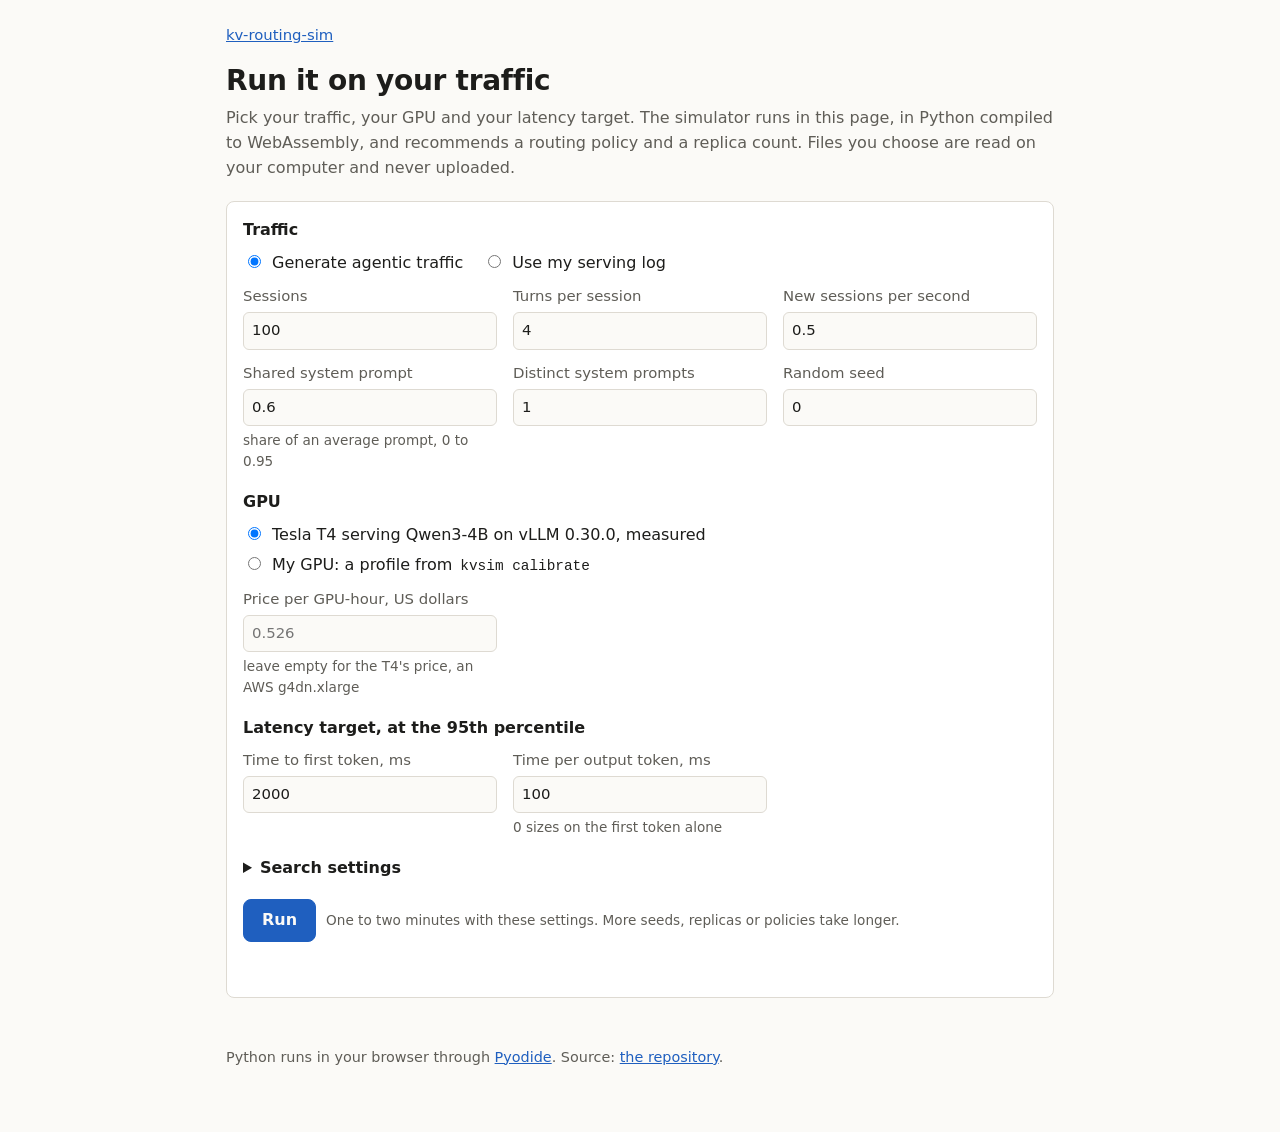
<file: site/run.html>
<!doctype html>
<html lang="en">
<head>
<meta charset="utf-8">
<meta name="viewport" content="width=device-width, initial-scale=1">
<title>Run kv-routing-sim</title>
<meta name="description" content="Size an LLM serving fleet in your browser: replay generated traffic or your own serving log through KV-cache routing policies. Nothing is uploaded.">
<link rel="stylesheet" href="style.css">
<link rel="icon" href="data:image/svg+xml,%3Csvg xmlns=%22http://www.w3.org/2000/svg%22 viewBox=%220 0 16 16%22%3E%3Crect width=%2216%22 height=%2216%22 rx=%223%22 fill=%22%231f5fbf%22/%3E%3Cpath d=%22M4 4h3v8H4zM9 6h3v6H9z%22 fill=%22white%22/%3E%3C/svg%3E">
</head>
<body>
<main>
  <p class="crumb"><a href="./">kv-routing-sim</a></p>
  <h1>Run it on your traffic</h1>
  <p class="sub">Pick your traffic, your GPU and your latency target. The simulator runs in this page,
    in Python compiled to WebAssembly, and recommends a routing policy and a replica count. Files you
    choose are read on your computer and never uploaded.</p>

  <form id="form" class="controls" novalidate>
    <fieldset>
      <legend>Traffic</legend>
      <div class="choice">
        <label><input type="radio" name="traffic" value="generate" checked> Generate agentic traffic</label>
        <label><input type="radio" name="traffic" value="file"> Use my serving log</label>
      </div>
      <div id="generate-fields" class="fields">
        <label>Sessions <input type="number" id="sessions" value="100" min="1" step="1"></label>
        <label>Turns per session <input type="number" id="turns" value="4" min="1" step="1"></label>
        <label>New sessions per second <input type="number" id="rate" value="0.5" min="0.01" step="0.05"></label>
        <label>Shared system prompt <input type="number" id="sharing" value="0.6" min="0" max="0.95" step="0.05">
          <span class="hint">share of an average prompt, 0 to 0.95</span></label>
        <label>Distinct system prompts <input type="number" id="system-prompts" value="1" min="1" max="100" step="1"></label>
        <label>Random seed <input type="number" id="seed" value="0" min="0" step="1"></label>
      </div>
      <div id="file-fields" class="fields" hidden>
        <label>Log file <input type="file" id="trace-file" accept=".jsonl,.json,.gz"></label>
        <label>Format
          <select id="trace-format">
            <option value="vllm-jsonl">vLLM JSONL, token ids</option>
            <option value="openai-log">OpenAI-style log</option>
            <option value="mooncake">Mooncake trace</option>
            <option value="bailian">Qwen-Bailian trace</option>
            <option value="agentx">AgentX trace</option>
          </select>
        </label>
      </div>
      <p id="file-hint" class="hint" hidden>Prompts become block hashes as the file is read; their text
        is never kept. Large logs take longer: the page shows progress and you can cancel. A vLLM
        JSONL log has one request per line, with <code>timestamp</code> in seconds,
        <code>prompt_token_ids</code> and <code>num_generated_tokens</code>, and best also
        <code>session_id</code>. A line without an answer length is skipped, and the result says how
        many were.</p>
    </fieldset>

    <fieldset>
      <legend>GPU</legend>
      <div class="choice">
        <label><input type="radio" name="profile" value="shipped" checked> Tesla T4 serving Qwen3-4B on vLLM 0.30.0, measured</label>
        <label><input type="radio" name="profile" value="file"> My GPU: a profile from <code>kvsim calibrate</code></label>
      </div>
      <div class="fields">
        <label id="profile-field" hidden>Profile file <input type="file" id="profile-file" accept=".json"></label>
        <label>Price per GPU-hour, US dollars <input type="number" id="price" min="0" step="0.01" placeholder="0.526">
          <span class="hint">leave empty for the T4's price, an AWS g4dn.xlarge</span></label>
      </div>
    </fieldset>

    <fieldset>
      <legend>Latency target, at the 95th percentile</legend>
      <div class="fields">
        <label>Time to first token, ms <input type="number" id="ttft" value="2000" min="1" step="50"></label>
        <label>Time per output token, ms <input type="number" id="tpot" value="100" min="0" step="10">
          <span class="hint">0 sizes on the first token alone</span></label>
      </div>
    </fieldset>

    <details>
      <summary>Search settings</summary>
      <div class="fields">
        <label>Replica counts <input type="text" id="replicas" value="1-8" placeholder="1-8 or 1,2,4,8"></label>
        <label>Seeds per configuration <input type="number" id="seeds" value="3" min="1" max="10" step="1">
          <span class="hint">fewer runs faster, with less averaging</span></label>
      </div>
      <fieldset>
        <legend>Routing policies</legend>
        <div id="policies" class="policy-list"></div>
        <p class="hint">The explorer's balanced prefix-affinity uses a load weight of 16, the weight the
          registered tests chose. This page and <code>kvsim replay</code> run the package's default
          weight, 1. They have no option to change it.</p>
      </fieldset>
      <label class="check"><input type="checkbox" id="edge" checked> Check the margin to saturation
        (one extra run per seed)</label>
      <label class="check"><input type="checkbox" id="spread" checked> Show how firm the replica count
        is</label>
      <p class="hint">A profile from <code>kvsim calibrate</code> keeps its calibration repeats. The
        measured T4 has none, so the page gives the spread of three T4 calibrations instead.</p>
    </details>

    <div class="actions">
      <button type="submit" id="run" class="primary">Run</button>
      <button type="button" id="cancel" hidden>Cancel</button>
      <span class="hint" id="run-hint">One to two minutes with these settings. More seeds, replicas
        or policies take longer.</span>
    </div>
    <div id="status" class="status" aria-live="polite"></div>
    <progress id="progress" max="1" value="0" hidden></progress>
    <div id="error" class="error" role="alert" hidden></div>
  </form>

  <section id="results" hidden>
    <h2>Recommendation</h2>
    <div id="answer" class="answer" aria-live="polite"></div>
    <div id="notes"></div>
    <h2>Replicas each policy needs</h2>
    <div class="scroll"><table id="summary"></table></div>
    <p id="target" class="muted"></p>
    <div id="spread-section"></div>
    <details>
      <summary>Every configuration</summary>
      <div class="scroll"><table id="table"></table></div>
    </details>
    <h2>Reproduce it from the command line</h2>
    <pre><code id="command"></code></pre>
    <div class="actions">
      <button type="button" id="copy-command">Copy the commands</button>
      <button type="button" id="download-json">Download the report as JSON</button>
      <button type="button" id="download-md">Download the report as Markdown</button>
    </div>
  </section>

  <footer>Python runs in your browser through <a href="https://pyodide.org/">Pyodide</a>. Source:
    <a href="https://github.com/gitgod-debug/kv-routing-sim">the repository</a>.</footer>
</main>
<script src="run.js"></script>
</body>
</html>
</file>
<file: site/style.css>
:root {
  --bg: #fbfaf7; --fg: #1d1d1b; --muted: #5f5d57; --line: #dedad2; --card: #ffffff;
  --accent: #1f5fbf; --good: #1d7a3e; --bad: #b3261e; --warn-bg: #fff6e0; --warn-fg: #6b4a00;
  --chip: #eef2f9;
}
@media (prefers-color-scheme: dark) {
  :root {
    --bg: #151514; --fg: #ecebe6; --muted: #a8a59c; --line: #34332f; --card: #1d1d1b;
    --accent: #7fb0ff; --good: #6fd08f; --bad: #ff8a80; --warn-bg: #2d2610; --warn-fg: #f3d68a;
    --chip: #22293a;
  }
}
* { box-sizing: border-box; }
[hidden] { display: none !important; }
body { margin: 0; background: var(--bg); color: var(--fg);
       font: 16px/1.55 system-ui, -apple-system, "Segoe UI", Roboto, sans-serif; }
main { max-width: 860px; margin: 0 auto; padding: 24px 16px 64px; }
h1 { font-size: 1.75rem; margin: 0 0 4px; letter-spacing: -0.01em; }
h2 { font-size: 1.2rem; margin: 40px 0 8px; }
p { margin: 8px 0; }
.sub { color: var(--muted); margin: 0 0 20px; }
.finding { background: var(--card); border: 1px solid var(--line); border-left: 4px solid var(--accent);
           border-radius: 8px; padding: 14px 16px; font-size: 1.1rem; }
.note { background: var(--warn-bg); color: var(--warn-fg); border-radius: 8px; padding: 10px 14px;
        font-size: 0.93rem; }
.scroll { overflow-x: auto; }
table { border-collapse: collapse; width: 100%; font-size: 0.93rem; margin: 8px 0; }
th, td { text-align: left; padding: 6px 8px; border-bottom: 1px solid var(--line); vertical-align: top; }
th { color: var(--muted); font-weight: 600; }
td.num, th.num { text-align: right; font-variant-numeric: tabular-nums; }
td.num { white-space: nowrap; }
#tbl td:first-child { min-width: 8.5em; }
@media (max-width: 560px) {
  table { font-size: 0.85rem; }
  th, td { padding: 6px 5px; }
  .opt { display: none; }  /* the least-needed table column, dropped on phones */
  #tbl td:first-child { min-width: 7em; }
}
.controls { display: grid; gap: 14px; background: var(--card); border: 1px solid var(--line);
            border-radius: 8px; padding: 16px; }
.control label { display: block; font-weight: 600; margin-bottom: 6px; }
.seg { display: flex; flex-wrap: wrap; gap: 6px; }
.seg button { font: inherit; border: 1px solid var(--line); background: var(--bg); color: var(--fg);
              border-radius: 999px; padding: 4px 12px; cursor: pointer; }
.seg button[aria-pressed="true"] { background: var(--accent); border-color: var(--accent); color: var(--bg); }
.seg button:focus-visible { outline: 2px solid var(--accent); outline-offset: 2px; }
.answer { font-size: 1.05rem; background: var(--chip); border-radius: 8px; padding: 12px 14px; margin-top: 14px; }
.answer strong { color: var(--accent); }
.ok { color: var(--good); font-weight: 600; }
.no { color: var(--bad); }
.muted { color: var(--muted); }
code, pre { font-family: ui-monospace, SFMono-Regular, Menlo, Consolas, monospace; font-size: 0.9em; }
pre { background: var(--card); border: 1px solid var(--line); border-radius: 8px; padding: 12px; overflow-x: auto; }
svg text { fill: var(--muted); font-size: 12px; }
.legend { display: flex; flex-wrap: wrap; gap: 6px 16px; font-size: 0.9rem; margin: 4px 0; }
.legend span::before { content: ""; display: inline-block; width: 14px; height: 3px; margin-right: 6px;
                       vertical-align: middle; background: var(--c); }
a { color: var(--accent); }
footer { margin-top: 48px; color: var(--muted); font-size: 0.9rem; }
/* The in-browser runner (run.html). */
.crumb { margin: 0 0 12px; font-size: 0.93rem; }
.lead { margin: 16px 0; }
.button, button.primary { display: inline-block; font: inherit; font-weight: 600; text-decoration: none;
                          background: var(--accent); color: var(--bg); border: 1px solid var(--accent);
                          border-radius: 8px; padding: 8px 18px; cursor: pointer; }
.button.alt { background: transparent; color: var(--accent); }
button { font: inherit; border: 1px solid var(--line); background: var(--card); color: var(--fg);
         border-radius: 8px; padding: 6px 14px; cursor: pointer; }
button:disabled { opacity: 0.55; cursor: progress; }
button:focus-visible, .button:focus-visible, input:focus-visible, select:focus-visible,
summary:focus-visible { outline: 2px solid var(--accent); outline-offset: 2px; }
form.controls { gap: 18px; }
fieldset { border: 0; margin: 0; padding: 0; min-width: 0; }
legend { font-weight: 600; padding: 0; margin-bottom: 8px; }
.choice { display: flex; flex-wrap: wrap; gap: 6px 20px; margin-bottom: 10px; }
.choice label, label.check { font-weight: 400; display: flex; gap: 8px; align-items: baseline; }
.fields { display: grid; grid-template-columns: repeat(auto-fill, minmax(220px, 1fr)); gap: 12px 16px; }
.fields label { display: grid; gap: 4px; align-content: start; font-size: 0.93rem; color: var(--muted); }
input[type="number"], input[type="text"], select {
  font: inherit; color: var(--fg); background: var(--bg); border: 1px solid var(--line);
  border-radius: 6px; padding: 6px 8px; width: 100%; min-width: 0; }
input[type="file"] { font-size: 0.9rem; max-width: 100%; }
details summary { cursor: pointer; font-weight: 600; }
details[open] summary { margin-bottom: 10px; }
.policy-list { display: grid; grid-template-columns: repeat(auto-fill, minmax(200px, 1fr)); gap: 4px 16px;
               margin: 6px 0 10px; }
.actions { display: flex; flex-wrap: wrap; gap: 10px; align-items: center; }
.status { color: var(--muted); font-size: 0.93rem; min-height: 1.4em; }
.caveats p { margin: 4px 0; }
progress { width: 100%; height: 8px; accent-color: var(--accent); }
.error { background: var(--warn-bg); color: var(--warn-fg); border-radius: 8px; padding: 10px 14px; }
tr.chosen td { background: var(--chip); font-weight: 600; }
.hint { color: var(--muted); font-size: 0.85rem; }
</file>
